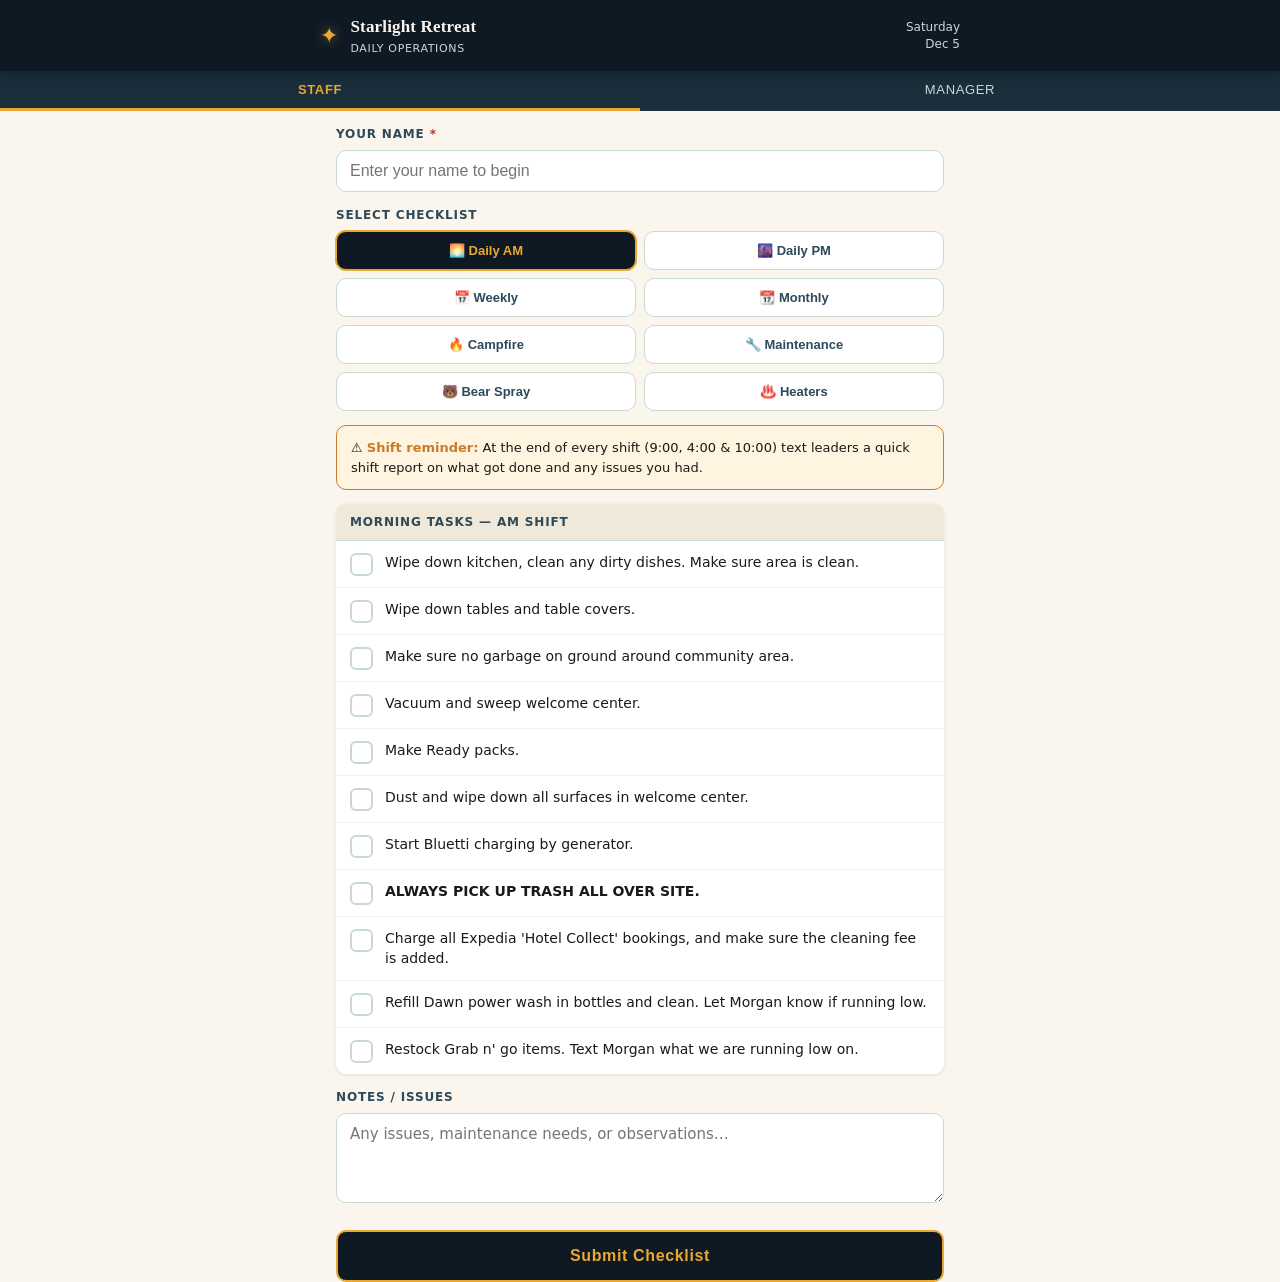
<file: index.html>
<!DOCTYPE html>
<html lang="en">
<head>
<meta charset="UTF-8"/>
<meta name="viewport" content="width=device-width,initial-scale=1.0,maximum-scale=1.0"/>
<meta name="apple-mobile-web-app-capable" content="yes"/>
<meta name="apple-mobile-web-app-title" content="Starlight Retreat Ops"/>
<title>Starlight Retreat — Operations</title>
<style>
/* ── Starlight Retreat Ops — Stylesheet ────────────────────────────────────
   Palette: deep navy night + warm amber firelight + sage meadow
   Signature: star (✦) motif, amber glow on active states
   ──────────────────────────────────────────────────────────────── */

*, *::before, *::after { box-sizing: border-box; margin: 0; padding: 0; }

:root {
  --night:    #0F1923;
  --navy:     #1A2E3B;
  --slate:    #2C4A5A;
  --mist:     #C8D9D4;
  --sage:     #7FAF8A;
  --meadow:   #4A8C5C;
  --amber:    #E8A832;
  --ember:    #C97B2A;
  --cream:    #FAF6EE;
  --sand:     #F0E8D8;
  --ink:      #1A1A18;
  --stone:    #7A7A72;
  --white:    #FFFFFF;
  --red:      #B83232;
  --red-bg:   #FDECEA;
  --green:    #2E7D4A;
  --green-bg: #EAF5EE;
  --warn:     #C97B2A;
  --warn-bg:  #FFF4E0;
  --radius:   10px;
  --shadow:   0 1px 4px rgba(0,0,0,0.10);
}

html, body {
  height: 100%;
  background: var(--cream);
  color: var(--ink);
  font-family: system-ui, -apple-system, sans-serif;
  font-size: 16px;
  line-height: 1.5;
  -webkit-font-smoothing: antialiased;
}

/* ── Header ── */
.app-header {
  background: var(--night);
  padding: 14px 18px;
  position: sticky;
  top: 0;
  z-index: 100;
  box-shadow: 0 2px 12px rgba(0,0,0,0.35);
}
.header-inner {
  display: flex;
  align-items: center;
  justify-content: space-between;
  max-width: 640px;
  margin: 0 auto;
}
.header-brand { display: flex; align-items: center; gap: 12px; }
.header-star {
  font-size: 22px;
  color: var(--amber);
  line-height: 1;
  filter: drop-shadow(0 0 6px rgba(232,168,50,0.6));
}
.header-title {
  font-size: 17px;
  font-weight: 700;
  color: var(--cream);
  letter-spacing: 0.01em;
  font-family: Georgia, serif;
}
.header-sub {
  font-size: 11px;
  color: var(--mist);
  letter-spacing: 0.06em;
  text-transform: uppercase;
  margin-top: 1px;
}
.header-date {
  font-size: 12px;
  color: var(--mist);
  text-align: right;
  line-height: 1.4;
}

/* ── Tab Bar ── */
.tab-bar {
  display: flex;
  background: var(--navy);
  max-width: 100%;
  position: sticky;
  top: 60px;
  z-index: 99;
}
.tab {
  flex: 1;
  padding: 11px 8px;
  background: transparent;
  border: none;
  color: var(--mist);
  font-size: 13px;
  font-weight: 500;
  letter-spacing: 0.05em;
  text-transform: uppercase;
  cursor: pointer;
  border-bottom: 3px solid transparent;
  transition: all 0.15s;
}
.tab.active {
  color: var(--amber);
  border-bottom-color: var(--amber);
  font-weight: 700;
}

/* ── Views ── */
.view { display: none; }
.view.active { display: block; }

/* ── Page Sections ── */
.page-section {
  max-width: 640px;
  margin: 0 auto;
  padding: 14px 16px 0;
}

.field-label {
  display: block;
  font-size: 12px;
  font-weight: 700;
  color: var(--slate);
  text-transform: uppercase;
  letter-spacing: 0.07em;
  margin-bottom: 7px;
}
.required { color: var(--red); }

.text-input {
  width: 100%;
  padding: 11px 13px;
  border: 1.5px solid var(--mist);
  border-radius: var(--radius);
  font-size: 16px;
  color: var(--ink);
  background: var(--white);
  outline: none;
  transition: border-color 0.15s;
}
.text-input:focus { border-color: var(--amber); }

.text-area {
  width: 100%;
  padding: 11px 13px;
  border: 1.5px solid var(--mist);
  border-radius: var(--radius);
  font-size: 15px;
  color: var(--ink);
  background: var(--white);
  min-height: 90px;
  resize: vertical;
  outline: none;
  font-family: inherit;
  transition: border-color 0.15s;
}
.text-area:focus { border-color: var(--amber); }

/* ── Checklist Selector Grid ── */
.checklist-grid {
  display: grid;
  grid-template-columns: 1fr 1fr;
  gap: 8px;
}
.cl-btn {
  padding: 11px 8px;
  border: 1.5px solid var(--mist);
  border-radius: var(--radius);
  background: var(--white);
  color: var(--slate);
  font-size: 13px;
  font-weight: 600;
  cursor: pointer;
  text-align: center;
  transition: all 0.15s;
}
.cl-btn.active {
  background: var(--night);
  color: var(--amber);
  border-color: var(--amber);
  box-shadow: 0 0 0 1px var(--amber);
}

/* ── Card ── */
.card {
  background: var(--white);
  border-radius: var(--radius);
  box-shadow: var(--shadow);
  margin: 14px 16px 0;
  max-width: 608px;
  margin-left: auto;
  margin-right: auto;
  overflow: hidden;
}
.card-header {
  background: var(--sand);
  padding: 9px 14px;
  font-size: 12px;
  font-weight: 700;
  text-transform: uppercase;
  letter-spacing: 0.07em;
  color: var(--slate);
  border-bottom: 1px solid var(--mist);
}
.card-header.amber { background: var(--night); color: var(--amber); }

/* ── Task Rows ── */
.task-row {
  display: flex;
  align-items: flex-start;
  gap: 12px;
  padding: 11px 14px;
  border-bottom: 1px solid #F0F0EC;
  cursor: pointer;
  transition: background 0.1s;
  -webkit-tap-highlight-color: transparent;
}
.task-row:last-child { border-bottom: none; }
.task-row.checked { background: #F4FBF6; }
.task-row:active { background: #F0F8FF; }

.task-check {
  width: 23px;
  height: 23px;
  border-radius: 6px;
  border: 2px solid var(--mist);
  background: var(--white);
  display: flex;
  align-items: center;
  justify-content: center;
  flex-shrink: 0;
  margin-top: 1px;
  transition: all 0.15s;
}
.task-row.checked .task-check {
  background: var(--meadow);
  border-color: var(--meadow);
}
.task-check svg { display: none; }
.task-row.checked .task-check svg { display: block; }

.task-label {
  font-size: 14px;
  color: var(--ink);
  line-height: 1.45;
  flex: 1;
}
.task-row.checked .task-label {
  color: var(--stone);
  text-decoration: line-through;
}

/* instruction text (collapsible) */
.task-instruction {
  font-size: 12px;
  color: var(--stone);
  margin-top: 3px;
  line-height: 1.4;
  font-style: italic;
}

/* ── Info box (for role-specific instructions) ── */
.info-box {
  margin: 14px 16px 0;
  max-width: 608px;
  margin-left: auto;
  margin-right: auto;
  background: var(--warn-bg);
  border: 1px solid var(--warn);
  border-radius: var(--radius);
  padding: 12px 14px;
  font-size: 13px;
  color: var(--ink);
  line-height: 1.5;
}
.info-box strong { color: var(--ember); }

/* ── Tent grid (bear spray / heater) ── */
.tent-form { padding: 10px 14px 14px; }
.tent-row {
  display: grid;
  grid-template-columns: 52px 1fr 1fr;
  gap: 6px;
  align-items: center;
  padding: 6px 0;
  border-bottom: 1px solid #F0F0EC;
  font-size: 13px;
}
.tent-row:last-child { border-bottom: none; }
.tent-id { font-weight: 700; color: var(--slate); font-size: 13px; }
.tent-input {
  padding: 5px 8px;
  border: 1.5px solid var(--mist);
  border-radius: 6px;
  font-size: 13px;
  background: var(--cream);
  outline: none;
  width: 100%;
}
.tent-input:focus { border-color: var(--amber); }
.tent-select {
  padding: 5px 4px;
  border: 1.5px solid var(--mist);
  border-radius: 6px;
  font-size: 12px;
  background: var(--cream);
  outline: none;
  width: 100%;
}
.tent-header {
  display: grid;
  grid-template-columns: 52px 1fr 1fr;
  gap: 6px;
  padding: 6px 0 4px;
  font-size: 11px;
  font-weight: 700;
  text-transform: uppercase;
  letter-spacing: 0.06em;
  color: var(--stone);
  border-bottom: 2px solid var(--mist);
  margin-bottom: 4px;
}

/* ── Project items (optional) ── */
.optional-badge {
  font-size: 10px;
  font-weight: 700;
  background: #EEF4FF;
  color: #4A6FA8;
  border-radius: 4px;
  padding: 2px 6px;
  margin-left: 6px;
  vertical-align: middle;
}

/* ── Submit button ── */
.btn-primary {
  display: block;
  width: 100%;
  padding: 15px;
  background: var(--night);
  color: var(--amber);
  font-size: 16px;
  font-weight: 700;
  border-radius: var(--radius);
  border: 2px solid var(--amber);
  cursor: pointer;
  letter-spacing: 0.04em;
  margin-top: 6px;
  transition: all 0.15s;
  box-shadow: 0 0 0 0 rgba(232,168,50,0);
}
.btn-primary:active {
  background: var(--amber);
  color: var(--night);
}

/* ── Success banner ── */
.success-banner {
  text-align: center;
  background: var(--night);
  border-radius: var(--radius);
  padding: 32px 20px;
  margin: 14px 16px 40px;
  max-width: 608px;
  margin-left: auto;
  margin-right: auto;
}
.success-icon { font-size: 36px; color: var(--amber); margin-bottom: 12px; filter: drop-shadow(0 0 8px rgba(232,168,50,0.7)); }
.success-text { font-size: 18px; font-weight: 700; color: var(--cream); font-family: Georgia, serif; }
.success-sub { font-size: 13px; color: var(--mist); margin-top: 6px; }
.hidden { display: none !important; }

/* ── Manager Dashboard ── */
.section-heading {
  font-size: 18px;
  font-weight: 700;
  color: var(--night);
  font-family: Georgia, serif;
  margin-bottom: 4px;
}

.stat-row {
  display: flex;
  gap: 10px;
  margin: 14px 16px 0;
  max-width: 608px;
  margin-left: auto;
  margin-right: auto;
}
.stat-box {
  flex: 1;
  background: var(--white);
  border-radius: var(--radius);
  padding: 13px 10px;
  text-align: center;
  box-shadow: var(--shadow);
  border-top: 4px solid var(--sage);
}
.stat-box.amber-top { border-top-color: var(--amber); }
.stat-box.green-top { border-top-color: var(--meadow); }
.stat-num { font-size: 26px; font-weight: 700; color: var(--ink); line-height: 1; }
.stat-label { font-size: 11px; color: var(--stone); margin-top: 3px; text-transform: uppercase; letter-spacing: 0.05em; }

.log-row {
  padding: 11px 14px;
  border-bottom: 1px solid #F0F0EC;
  font-size: 14px;
}
.log-row:last-child { border-bottom: none; }
.log-who { font-weight: 700; color: var(--night); }
.log-meta { font-size: 12px; color: var(--stone); margin-top: 2px; }
.log-notes { font-size: 12px; color: var(--slate); margin-top: 3px; font-style: italic; }

.badge {
  display: inline-block;
  font-size: 10px;
  font-weight: 700;
  border-radius: 4px;
  padding: 2px 7px;
  margin-left: 5px;
  vertical-align: middle;
}
.badge-am   { background: #FFF8E8; color: var(--ember); border: 1px solid var(--amber); }
.badge-pm   { background: #EEF0FF; color: #4A5DA8; border: 1px solid #9AA8D8; }
.badge-week { background: #EAF5EE; color: var(--green); border: 1px solid var(--sage); }
.badge-month{ background: #F0EAF8; color: #6A4A98; border: 1px solid #B89AD8; }
.badge-fire { background: #FFF0E8; color: var(--red); border: 1px solid #D8856A; }
.badge-maint{ background: #E8F4F8; color: #2A6878; border: 1px solid #6AAAC8; }
.badge-bear { background: #F8F0E8; color: #7A4A28; border: 1px solid #C8986A; }
.badge-heat { background: #F8E8E8; color: var(--red); border: 1px solid #D87A7A; }

/* ── Empty state ── */
.empty-state {
  text-align: center;
  padding: 50px 20px;
  color: var(--stone);
}
.empty-icon { font-size: 40px; margin-bottom: 12px; }
.empty-title { font-size: 16px; font-weight: 700; color: var(--slate); margin-bottom: 4px; }
.empty-sub { font-size: 14px; }

/* ── Misc ── */
.spacer { height: 24px; }
.divider {
  height: 1px;
  background: var(--mist);
  margin: 14px 16px 0;
  max-width: 608px;
  margin-left: auto;
  margin-right: auto;
}
</style>
</head>
<body>
<header class="app-header">
  <div class="header-inner">
    <div class="header-brand">
      <span class="header-star">✦</span>
      <div>
        <div class="header-title">Starlight Retreat</div>
        <div class="header-sub">Daily Operations</div>
      </div>
    </div>
    <div id="headerDate" class="header-date"></div>
  </div>
</header>
<nav class="tab-bar">
  <button class="tab active" data-tab="staff">Staff</button>
  <button class="tab" data-tab="manager">Manager</button>
</nav>
<div id="view-staff" class="view active">
  <div class="page-section">
    <label class="field-label">Your Name <span class="required">*</span></label>
    <input type="text" id="staffName" class="text-input" placeholder="Enter your name to begin" autocomplete="name"/>
  </div>
  <div class="page-section">
    <label class="field-label">Select Checklist</label>
    <div class="checklist-grid">
      <button class="cl-btn active" data-cl="daily-am">🌅 Daily AM</button>
      <button class="cl-btn" data-cl="daily-pm">🌆 Daily PM</button>
      <button class="cl-btn" data-cl="weekly">📅 Weekly</button>
      <button class="cl-btn" data-cl="monthly">📆 Monthly</button>
      <button class="cl-btn" data-cl="campfire">🔥 Campfire</button>
      <button class="cl-btn" data-cl="maintenance">🔧 Maintenance</button>
      <button class="cl-btn" data-cl="bearspray">🐻 Bear Spray</button>
      <button class="cl-btn" data-cl="heater">♨️ Heaters</button>
    </div>
  </div>
  <div id="checklist-area"></div>
  <div class="page-section">
    <label class="field-label">Notes / Issues</label>
    <textarea id="staffNotes" class="text-area" placeholder="Any issues, maintenance needs, or observations…"></textarea>
  </div>
  <div class="page-section">
    <button id="submitBtn" class="btn-primary">Submit Checklist</button>
  </div>
  <div id="successBanner" class="success-banner hidden">
    <div class="success-icon">✦</div>
    <div class="success-text">Submitted — thanks!</div>
    <div class="success-sub">Your report has been logged.</div>
  </div>
</div>
<div id="view-manager" class="view">
  <div class="page-section"><h2 class="section-heading">Manager Dashboard</h2></div>
  <div id="manager-content">
    <div class="empty-state">
      <div class="empty-icon">📋</div>
      <div class="empty-title">No submissions yet</div>
      <div class="empty-sub">Staff submissions will appear here.</div>
    </div>
  </div>
</div>
<script>
// ── Starlight Retreat — Checklist Data ──────────────────────────
// All tasks transcribed from the uploaded checklist photos

const CHECKLISTS = {

  "daily-am": {
    label: "Daily AM",
    badge: "badge-am",
    type: "tasks",
    sections: [
      {
        title: "Morning Tasks — AM Shift",
        tasks: [
          { id: "am1",  text: "Wipe down kitchen, clean any dirty dishes. Make sure area is clean." },
          { id: "am2",  text: "Wipe down tables and table covers." },
          { id: "am3",  text: "Make sure no garbage on ground around community area." },
          { id: "am4",  text: "Vacuum and sweep welcome center." },
          { id: "am5",  text: "Make Ready packs." },
          { id: "am6",  text: "Dust and wipe down all surfaces in welcome center." },
          { id: "am7",  text: "Start Bluetti charging by generator." },
          { id: "am8",  text: "ALWAYS PICK UP TRASH ALL OVER SITE.", important: true },
          { id: "am9",  text: "Charge all Expedia 'Hotel Collect' bookings, and make sure the cleaning fee is added." },
          { id: "am10", text: "Refill Dawn power wash in bottles and clean. Let Morgan know if running low." },
          { id: "am11", text: "Restock Grab n' go items. Text Morgan what we are running low on." },
        ]
      }
    ]
  },

  "daily-pm": {
    label: "Daily PM",
    badge: "badge-pm",
    type: "tasks",
    sections: [
      {
        title: "Afternoon / Evening Tasks — PM Shift",
        tasks: [
          { id: "pm1", text: "Make sure vacuums are charging." },
          { id: "pm2", text: "Swap out any empty propane tanks on BBQ and camp chef." },
          { id: "pm3", text: "Refill small propane tanks." },
          { id: "pm4", text: "ALWAYS PICK UP TRASH ALL OVER SITE.", important: true },
          { id: "pm5", text: "Clean hot dog roasters." },
          { id: "pm6", text: "Clean out bowl of S'mores kits, and container for graham crackers." },
          { id: "pm7", text: "Refill 'Truck linen boxes' with items as per their label." },
          { id: "pm8", text: "Make sure Dawn Power wash is full for dinner cleaning. *Text Morgan if running low on main supply*" },
        ]
      }
    ]
  },

  "weekly": {
    label: "Weekly",
    badge: "badge-week",
    type: "tasks",
    sections: [
      {
        title: "Weekly Tasks",
        tasks: [
          { id: "wk1",  text: "Deep clean BBQ — interior and exterior. Clean out underneath griddle, or fire will start!", important: true },
          { id: "wk2",  text: "Empty out fire pits of ash to burn barrel." },
          { id: "wk3",  text: "Drain septics on both Trailers (2x/week)." },
          { id: "wk4",  text: "Clean vacuum filters. Blow out with air compressor." },
          { id: "wk5",  text: "ALWAYS PICK UP TRASH ALL OVER SITE.", important: true },
          { id: "wk6",  text: "Clean heaters — take rubbing alcohol and a q-tip and clean out the thermocoupler, wipe down the exterior. *Never store heaters outside*", important: true },
          { id: "wk7",  text: "Organize propane tanks. Blue caps = full. Not full but not empty = put small colored magnet on them. Empty tanks stay in propane cages to be replaced by Amerigas." },
          { id: "wk8",  text: "Clean sugar and creamer container, tea holder container and stick container." },
          { id: "wk9",  text: "Refill oil dispensers, salt and pepper dispensers and clean them." },
          { id: "wk10", text: "Check kitchen water tanks." },
        ]
      }
    ]
  },

  "monthly": {
    label: "Monthly",
    badge: "badge-month",
    type: "tasks",
    sections: [
      {
        title: "Monthly Tasks",
        tasks: [
          { id: "mo1",  text: "Wipe down solar panels — Family Bells." },
          { id: "mo2",  text: "Wipe down solar panels — Luxury Bells." },
          { id: "mo3",  text: "Wipe down solar panels — Tipis." },
          { id: "mo4",  text: "Tighten stakes, rope and poles — Family Bells." },
          { id: "mo5",  text: "Tighten stakes, rope and poles — Luxury Bells." },
          { id: "mo6",  text: "Mop Safari Decks." },
          { id: "mo7",  text: "Mop Tipi Decks." },
          { id: "mo8",  text: "Weed whack — family bells." },
          { id: "mo9",  text: "Weed whack — luxury bells." },
          { id: "mo10", text: "Weed whack — community area." },
          { id: "mo11", text: "Pick up cow pies." },
          { id: "mo12", text: "Clean out fridge — quick wipe down and throw away any old food." },
          { id: "mo13", text: "ALWAYS PICK UP TRASH ALL OVER SITE.", important: true },
          { id: "mo14", text: "Clean and organize storage unit." },
          { id: "mo15", text: "Clean and organize storage container." },
          { id: "mo16", text: "Clean and organize welcome center." },
        ]
      }
    ]
  },

  "campfire": {
    label: "Campfire",
    badge: "badge-fire",
    type: "tasks",
    sections: [
      {
        title: "Campfire Setup & Evening",
        tasks: [
          { id: "cf1",  text: "Fire ready for guests to make s'mores by 7:00PM. Start between 6:30–6:45.", important: true },
          { id: "cf2",  text: "Graham crackers ready for guests with their s'mores kits from welcome center." },
          { id: "cf3",  text: "S'mores kits — guests must ask for them (not left out). One kit per guest.", important: true },
          { id: "cf4",  text: "Check on restrooms every 30–45 minutes." },
          { id: "cf5",  text: "Wipe any dirt/mud from floors/toilet pedals using a rag, NOT paper towels." },
          { id: "cf6",  text: "Make sure there's enough toilet paper." },
          { id: "cf7",  text: "Check water levels in restrooms." },
          { id: "cf8",  text: "Help out around the cooking area — start BBQ if people need help." },
          { id: "cf9",  text: "Make sure there's enough propane at cooking area." },
          { id: "cf10", text: "Help if the sink is having any issues." },
          { id: "cf11", text: "Help person in welcome center with any check-ins or guest requests." },
        ]
      },
      {
        title: "Do NOT Clock Out Until…",
        tasks: [
          { id: "cf12", text: "Bathrooms checked for cleanliness." },
          { id: "cf13", text: "Shake out the mats." },
          { id: "cf14", text: "Wipe counters with blue rags — NOT paper towels.", important: true },
          { id: "cf15", text: "Restock toilet paper." },
          { id: "cf16", text: "Wipe up dirty or wet spots on the floor." },
          { id: "cf17", text: "Water heaters confirmed on." },
          { id: "cf18", text: "Enough water in tanks to get through the night." },
          { id: "cf19", text: "All keys hung up in the container (including paper towel and bathroom door keys)." },
          { id: "cf20", text: "Fire put out and s'more stuff put away." },
          { id: "cf21", text: "Outdoor trash can dumped or put in shipping container." },
          { id: "cf22", text: "Welcome center closed up — zip up windows and door." },
          { id: "cf23", text: "Coffee grounds ready for next morning." },
          { id: "cf24", text: "Someone has phone to sleep with." },
          { id: "cf25", text: "Turn off light, bug zapper and heater." },
          { id: "cf26", text: "Garbage can, laptop, iPad, Square and cash box put in container.", important: true },
          { id: "cf27", text: "Container is locked.", important: true },
          { id: "cf28", text: "Close up kitchen — turn off propane tanks from BBQ and Camp Chef, unplug the sink." },
        ]
      }
    ]
  },

  "maintenance": {
    label: "Maintenance",
    badge: "badge-maint",
    type: "tasks",
    info: "Meet at 9:00am in the welcome center to discuss the plan for the day.",
    sections: [
      {
        title: "Daily Maintenance",
        tasks: [
          { id: "mn1", text: "Help cleaning crew with tents and bathrooms unless there is anything pressing." },
          { id: "mn2", text: "Go fill up water at the well — hook up water trailer to work truck.", important: true },
          { id: "mn3", text: "Make sure plug and chains are attached from trailer before leaving." },
          { id: "mn4", text: "Inspect tires before you leave." },
          { id: "mn5", text: "Use air suspension when hauling heavy loads — pump to ~35psi. (Air hose connections on each side of license plate.)", important: true },
          { id: "mn6", text: "Make sure there's enough gas in the truck to make it back." },
          { id: "mn7", text: "Always have truck in tow/haul when trailer is attached." },
          { id: "mn8", text: "Hook up hose at well and make sure it won't fly out of tank." },
          { id: "mn9", text: "Bring empty blue 5-gallon jugs and fill those up too." },
          { id: "mn10", text: "Once tanks full — load hoses, head back. Back trailer into spot, start pumping into ground tanks ASAP." },
          { id: "mn11", text: "Unhook truck once water is draining." },
          { id: "mn12", text: "DO NOT run over a hose. Hang them up, never leave on ground, never let end touch ground.", important: true },
        ]
      },
      {
        title: "Weekly Maintenance",
        tasks: [
          { id: "mn13", text: "Change generator oil and perform maintenance. Each takes ~0.62 quarts of 10W-30 Synthetic oil.", note: "If needed: search 'Firman Dual Fuel Generator Post Purchase Maintenance on YouTube by HSN'" },
        ]
      },
      {
        title: "Projects (as needed)",
        optional: true,
        tasks: [
          { id: "mn14", text: "Make more solar panel holders for tents.", optional: true },
          { id: "mn15", text: "Make more A-frames?", optional: true },
          { id: "mn16", text: "Make wood chips and add to FB tent entrances.", optional: true },
          { id: "mn17", text: "Make wood chips and add to LB tent entrances.", optional: true },
          { id: "mn18", text: "Make wood chips and add to Safari entrances.", optional: true },
          { id: "mn19", text: "Make wood chips and add to Tipi entrances.", optional: true },
        ]
      }
    ]
  },

  "bearspray": {
    label: "Bear Spray",
    badge: "badge-bear",
    type: "tent-tracker",
    trackingType: "bearspray",
    tents: ["LB1","LB2","LB3","LB4","LB5","LB6","LB7","LB8","LB9","LB10",
            "FB1","FB2","FB3","FB4","FB5","FB6","FB7","FB8","FB9","FB10",
            "SF1","SF2","SF3","SF4",
            "TP1","TP2","TP3","TP4","TP5","TP6","TP7","TP8"]
  },

  "heater": {
    label: "Heaters",
    badge: "badge-heat",
    type: "tent-tracker",
    trackingType: "heater",
    tents: ["LB1","LB2","LB3","LB4","LB5","LB6","LB7","LB8","LB9","LB10",
            "FB1","FB2","FB3","FB4","FB5","FB6","FB7","FB8","FB9","FB10",
            "SF1","SF2","SF3","SF4",
            "TP1","TP2","TP3","TP4","TP5","TP6","TP7","TP8"]
  }

};
// ── Starlight Retreat — App Logic ───────────────────────────────
document.addEventListener("DOMContentLoaded", function() {

// ── Storage helpers ──
function storageGet(key) {
  try { const v = localStorage.getItem(key); return v ? JSON.parse(v) : null; }
  catch { return null; }
}
function storageSet(key, val) {
  try { localStorage.setItem(key, JSON.stringify(val)); } catch {}
}

// ── State ──
let currentCL = "daily-am";
let checkState = {};       // { taskId: true/false }
let tentState  = {};       // { tentId: { field: value } }
let allReports = storageGet("sl_reports") || [];

// ── Date helpers ──
function todayStr() {
  return new Date().toLocaleDateString("en-US", { weekday:"short", month:"short", day:"numeric", year:"numeric" });
}
function nowStr() {
  return new Date().toLocaleTimeString("en-US", { hour:"2-digit", minute:"2-digit" });
}
function todayKey() { return new Date().toISOString().split("T")[0]; }

// ── Init ──
document.getElementById("headerDate").innerHTML =
  new Date().toLocaleDateString("en-US", { weekday:"long" }) + "<br>" +
  new Date().toLocaleDateString("en-US", { month:"short", day:"numeric" });

// ── Tab switching ──
document.querySelectorAll(".tab").forEach(tab => {
  tab.addEventListener("click", () => {
    document.querySelectorAll(".tab").forEach(t => t.classList.remove("active"));
    document.querySelectorAll(".view").forEach(v => v.classList.remove("active"));
    tab.classList.add("active");
    document.getElementById("view-" + tab.dataset.tab).classList.add("active");
    if (tab.dataset.tab === "manager") renderManager();
  });
});

// ── Checklist selector ──
document.querySelectorAll(".cl-btn").forEach(btn => {
  btn.addEventListener("click", () => {
    document.querySelectorAll(".cl-btn").forEach(b => b.classList.remove("active"));
    btn.classList.add("active");
    currentCL = btn.dataset.cl;
    checkState = {};
    tentState  = {};
    renderChecklist();
    // hide success if switching
    document.getElementById("successBanner").classList.add("hidden");
    document.getElementById("submitBtn").classList.remove("hidden");
  });
});

// ── Render checklist area ──
function renderChecklist() {
  const area = document.getElementById("checklist-area");
  const cl = CHECKLISTS[currentCL];
  if (!cl) { area.innerHTML = ""; return; }

  let html = "";

  // Universal shift reminder — shows on every checklist
  const baseReminder = "At the end of every shift (9:00, 4:00 &amp; 10:00) text leaders a quick shift report on what got done and any issues you had.";
  let reminderText = baseReminder;
  // Append any checklist-specific note (e.g. Maintenance morning meeting)
  if (cl.info) {
    reminderText += " " + cl.info;
  }
  html += `<div class="info-box">⚠️ <strong>Shift reminder:</strong> ${reminderText}</div>`;

  if (cl.type === "tasks") {
    cl.sections.forEach(sec => {
      html += `<div class="card">`;
      html += `<div class="card-header${sec.optional ? '' : ''}">${sec.title}</div>`;
      sec.tasks.forEach(task => {
        const imp = task.important ? ' style="font-weight:600;"' : "";
        const opt = task.optional ? `<span class="optional-badge">Optional</span>` : "";
        html += `
          <div class="task-row" data-id="${task.id}" onclick="toggleTask('${task.id}')">
            <div class="task-check">
              <svg width="13" height="10" viewBox="0 0 13 10" fill="none">
                <path d="M1 5L5 9L12 1" stroke="white" stroke-width="2.2" stroke-linecap="round" stroke-linejoin="round"/>
              </svg>
            </div>
            <div class="task-label">
              <span${imp}>${task.text}</span>${opt}
              ${task.note ? `<div class="task-instruction">${task.note}</div>` : ""}
            </div>
          </div>`;
      });
      html += `</div>`;
    });

  } else if (cl.type === "tent-tracker") {
    html += renderTentTracker(cl);
  }

  area.innerHTML = html;
}

window.toggleTask = function(id) {
  checkState[id] = !checkState[id];
  const row = document.querySelector(`.task-row[data-id="${id}"]`);
  if (row) row.classList.toggle("checked", !!checkState[id]);
}

// ── Tent tracker renderer ──
function renderTentTracker(cl) {
  let html = `<div class="card">`;

  if (cl.trackingType === "bearspray") {
    html += `<div class="card-header amber">🐻 Bear Spray — Guest Return Tracker</div>`;
    html += `<div class="tent-form">`;
    html += `<div class="tent-header"><span>Tent</span><span>Check-in</span><span>Check-out / Returned?</span></div>`;
    cl.tents.forEach(tent => {
      html += `
        <div class="tent-row">
          <span class="tent-id">${tent}</span>
          <input class="tent-input" type="date" data-tent="${tent}" data-field="checkin"
            onchange="updateTent('${tent}','checkin',this.value)" />
          <select class="tent-select" data-tent="${tent}" data-field="returned"
            onchange="updateTent('${tent}','returned',this.value)">
            <option value="">—</option>
            <option value="returned">Returned ✓</option>
            <option value="missing">Missing ✗</option>
            <option value="na">N/A</option>
          </select>
        </div>`;
    });
    html += `</div></div>`;

  } else if (cl.trackingType === "heater") {
    html += `<div class="card-header amber">♨️ Heater Tracker — Per Tent</div>`;
    html += `<div class="tent-form">`;
    html += `<div class="tent-header"><span>Tent</span><span>Paid?</span><span>Size / # Tanks</span></div>`;
    cl.tents.forEach(tent => {
      html += `
        <div class="tent-row">
          <span class="tent-id">${tent}</span>
          <select class="tent-select" data-tent="${tent}" data-field="paid"
            onchange="updateTent('${tent}','paid',this.value)">
            <option value="">—</option>
            <option value="yes">Paid ✓</option>
            <option value="no">Not paid</option>
            <option value="na">N/A</option>
          </select>
          <select class="tent-select" data-tent="${tent}" data-field="size"
            onchange="updateTent('${tent}','size',this.value)">
            <option value="">—</option>
            <option value="big-1">Big — 1 tank</option>
            <option value="big-2">Big — 2 tanks</option>
            <option value="little-1">Little — 1 tank</option>
            <option value="little-2">Little — 2 tanks</option>
            <option value="na">N/A</option>
          </select>
        </div>`;
    });
    html += `</div></div>`;
  }

  return html;
}

window.updateTent = function(tent, field, value) {
  if (!tentState[tent]) tentState[tent] = {};
  tentState[tent][field] = value;
}

// ── Submit ──
document.getElementById("submitBtn").addEventListener("click", () => {
  const name = document.getElementById("staffName").value.trim();
  if (!name) {
    alert("Please enter your name before submitting.");
    document.getElementById("staffName").focus();
    return;
  }

  const cl = CHECKLISTS[currentCL];
  let taskSummary = {};
  let completedCount = 0;
  let totalCount = 0;

  if (cl.type === "tasks") {
    cl.sections.forEach(sec => {
      sec.tasks.forEach(task => {
        if (!task.optional) totalCount++;
        taskSummary[task.id] = !!checkState[task.id];
        if (checkState[task.id]) completedCount++;
      });
    });
  }

  const report = {
    id: Date.now(),
    date: todayKey(),
    dateLabel: todayStr(),
    time: nowStr(),
    staff: name,
    checklist: currentCL,
    checklistLabel: cl.label,
    tasks: taskSummary,
    tents: { ...tentState },
    notes: document.getElementById("staffNotes").value.trim(),
    completedCount,
    totalCount,
  };

  allReports.push(report);
  storageSet("sl_reports", allReports);
  syncToSheets(report);

  // Show success
  document.getElementById("submitBtn").classList.add("hidden");
  document.getElementById("staffNotes").value = "";
  document.getElementById("successBanner").classList.remove("hidden");

  // Reset after 4s so they can submit another checklist
  setTimeout(() => {
    checkState = {};
    tentState  = {};
    renderChecklist();
    document.getElementById("successBanner").classList.add("hidden");
    document.getElementById("submitBtn").classList.remove("hidden");
  }, 4000);
});

// ── Manager Dashboard ──
function renderManager() {
  const el = document.getElementById("manager-content");
  if (!allReports.length) {
    el.innerHTML = `
      <div class="empty-state">
        <div class="empty-icon">📋</div>
        <div class="empty-title">No submissions yet</div>
        <div class="empty-sub">Staff submissions will appear here once the daily checklist is completed.</div>
      </div>`;
    return;
  }

  // Stats
  const today = allReports.filter(r => r.date === todayKey());
  const total = allReports.length;
  const staffSet = new Set(allReports.map(r => r.staff));

  // Sort recent first
  const recent = [...allReports].reverse().slice(0, 30);

  const badgeMap = {
    "daily-am": "badge-am", "daily-pm": "badge-pm",
    "weekly": "badge-week", "monthly": "badge-month",
    "campfire": "badge-fire", "maintenance": "badge-maint",
    "bearspray": "badge-bear", "heater": "badge-heat"
  };

  let html = `
    <div class="stat-row">
      <div class="stat-box amber-top">
        <div class="stat-num">${today.length}</div>
        <div class="stat-label">Today</div>
      </div>
      <div class="stat-box green-top">
        <div class="stat-num">${total}</div>
        <div class="stat-label">All time</div>
      </div>
      <div class="stat-box">
        <div class="stat-num">${staffSet.size}</div>
        <div class="stat-label">Staff</div>
      </div>
    </div>`;

  // Today's submissions highlighted
  if (today.length) {
    html += `<div class="card" style="margin-top:14px;">`;
    html += `<div class="card-header">✅ Today's Submissions</div>`;
    today.forEach(r => {
      const pct = r.totalCount ? Math.round((r.completedCount / r.totalCount) * 100) : null;
      html += `
        <div class="log-row">
          <div class="log-who">${r.staff}
            <span class="badge ${badgeMap[r.checklist] || ''}">${r.checklistLabel}</span>
          </div>
          <div class="log-meta">${r.time}${pct !== null ? ` · ${r.completedCount}/${r.totalCount} tasks (${pct}%)` : ''}</div>
          ${r.notes ? `<div class="log-notes">"${r.notes}"</div>` : ""}
        </div>`;
    });
    html += `</div>`;
  }

  // Full history
  html += `<div class="card" style="margin-top:14px; margin-bottom: 40px;">`;
  html += `<div class="card-header">Recent Submissions</div>`;
  recent.forEach(r => {
    const pct = r.totalCount ? Math.round((r.completedCount / r.totalCount) * 100) : null;
    html += `
      <div class="log-row">
        <div class="log-who">${r.staff}
          <span class="badge ${badgeMap[r.checklist] || ''}">${r.checklistLabel}</span>
        </div>
        <div class="log-meta">${r.dateLabel} · ${r.time}${pct !== null ? ` · ${r.completedCount}/${r.totalCount} tasks` : ''}</div>
        ${r.notes ? `<div class="log-notes">"${r.notes}"</div>` : ""}
      </div>`;
  });
  html += `</div>`;

  el.innerHTML = html;
}

// ── Google Sheets sync ──
// Replace the URL below with your deployed Apps Script Web App URL
const SHEETS_URL = "https://script.google.com/macros/s/AKfycbyaPZ41AQ1OJHrfEiHSTuO6XtIyb0FjN3ONxeEhIM57MF_oEr7wgV5GqFXrqq0MD7Fz/exec";

function syncToSheets(report) {
  if (!SHEETS_URL || SHEETS_URL.includes("PASTE_YOUR")) return;
  fetch(SHEETS_URL, {
    method: "POST",
    mode: "no-cors",
    headers: { "Content-Type": "application/json" },
    body: JSON.stringify(report)
  }).catch(err => console.warn("Sheets sync failed:", err));
}

// ── Initial render ──
renderChecklist();
}); // end DOMContentLoaded
</script></body></html>
</file>
